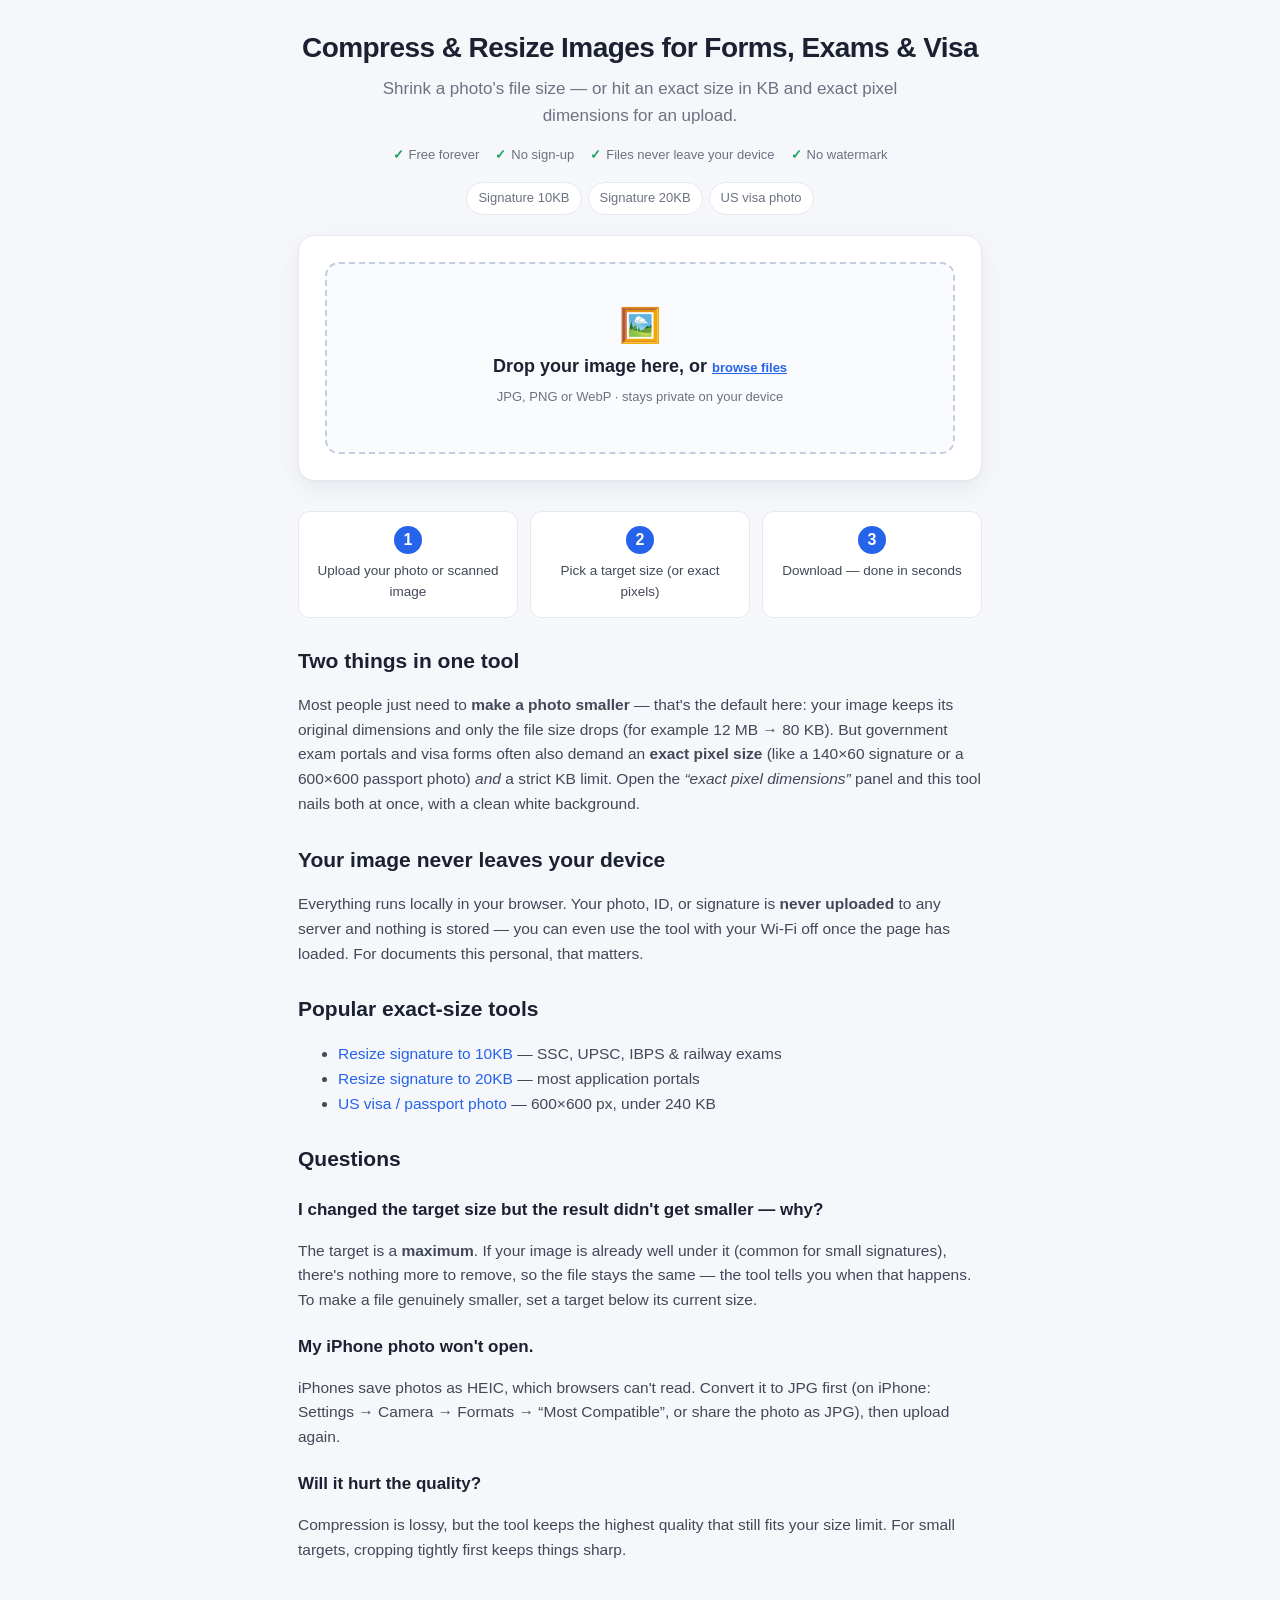
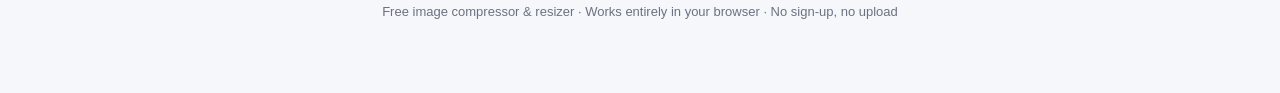
<file: index.html>
<!DOCTYPE html>
<html lang="en">
<head>
<meta charset="UTF-8">
<meta name="viewport" content="width=device-width, initial-scale=1.0">
<title>Compress &amp; Resize Images for Forms, Exams &amp; Visa — Free, Private</title>
<meta name="description" content="Compress any photo's file size, or resize to an exact KB and exact pixel size for exam forms, job portals and visa uploads. Free, no sign-up, no watermark — runs 100% in your browser, nothing is uploaded.">
<meta name="robots" content="index, follow">
<meta property="og:title" content="Compress & Resize Images for Forms, Exams & Visa">
<meta property="og:description" content="Shrink a photo, or hit an exact KB and pixel size for an upload — free and private, right in your browser.">
<meta property="og:type" content="website">
<link rel="icon" href="favicon.svg" type="image/svg+xml">
<link rel="canonical" href="https://lemonsea-ai.github.io/photo-signature-resizer/">
<link rel="stylesheet" href="assets/style.css">
</head>
<body>
<div class="wrap">
  <header class="site">
    <h1>Compress &amp; Resize Images for Forms, Exams &amp; Visa</h1>
    <p class="sub">Shrink a photo's file size — or hit an exact size in KB and exact pixel dimensions for an upload.</p>
    <div class="trust">
      <span>Free forever</span><span>No sign-up</span><span>Files never leave your device</span><span>No watermark</span>
    </div>
    <nav class="nav">
      <a href="resize-signature-to-10kb.html">Signature 10KB</a>
      <a href="resize-signature-to-20kb.html">Signature 20KB</a>
      <a href="us-visa-photo-size.html">US visa photo</a>
    </nav>
  </header>

  <div class="card"><div id="app-tool"></div></div>

  <section class="content">
    <div class="steps">
      <div class="step"><div class="n">1</div><p>Upload your photo or scanned image</p></div>
      <div class="step"><div class="n">2</div><p>Pick a target size (or exact pixels)</p></div>
      <div class="step"><div class="n">3</div><p>Download — done in seconds</p></div>
    </div>

    <h2>Two things in one tool</h2>
    <p>Most people just need to <strong>make a photo smaller</strong> — that's the default here: your image keeps its
    original dimensions and only the file size drops (for example 12&nbsp;MB&nbsp;→&nbsp;80&nbsp;KB). But government exam
    portals and visa forms often also demand an <strong>exact pixel size</strong> (like a 140×60 signature or a 600×600
    passport photo) <em>and</em> a strict KB limit. Open the <em>“exact pixel dimensions”</em> panel and this tool nails
    both at once, with a clean white background.</p>

    <h2>Your image never leaves your device</h2>
    <p>Everything runs locally in your browser. Your photo, ID, or signature is <strong>never uploaded</strong> to any
    server and nothing is stored — you can even use the tool with your Wi-Fi off once the page has loaded. For documents
    this personal, that matters.</p>

    <h2>Popular exact-size tools</h2>
    <ul>
      <li><a href="resize-signature-to-10kb.html">Resize signature to 10KB</a> — SSC, UPSC, IBPS &amp; railway exams</li>
      <li><a href="resize-signature-to-20kb.html">Resize signature to 20KB</a> — most application portals</li>
      <li><a href="us-visa-photo-size.html">US visa / passport photo</a> — 600×600 px, under 240&nbsp;KB</li>
    </ul>

    <h2>Questions</h2>
    <h3>I changed the target size but the result didn't get smaller — why?</h3>
    <p>The target is a <strong>maximum</strong>. If your image is already well under it (common for small signatures),
    there's nothing more to remove, so the file stays the same — the tool tells you when that happens. To make a file
    genuinely smaller, set a target below its current size.</p>
    <h3>My iPhone photo won't open.</h3>
    <p>iPhones save photos as HEIC, which browsers can't read. Convert it to JPG first (on iPhone: Settings → Camera →
    Formats → “Most Compatible”, or share the photo as JPG), then upload again.</p>
    <h3>Will it hurt the quality?</h3>
    <p>Compression is lossy, but the tool keeps the highest quality that still fits your size limit. For small targets,
    cropping tightly first keeps things sharp.</p>
  </section>

  <footer>Free image compressor &amp; resizer · Works entirely in your browser · No sign-up, no upload</footer>
</div>
<script src="assets/app.js"></script>
</body>
</html>
</file>
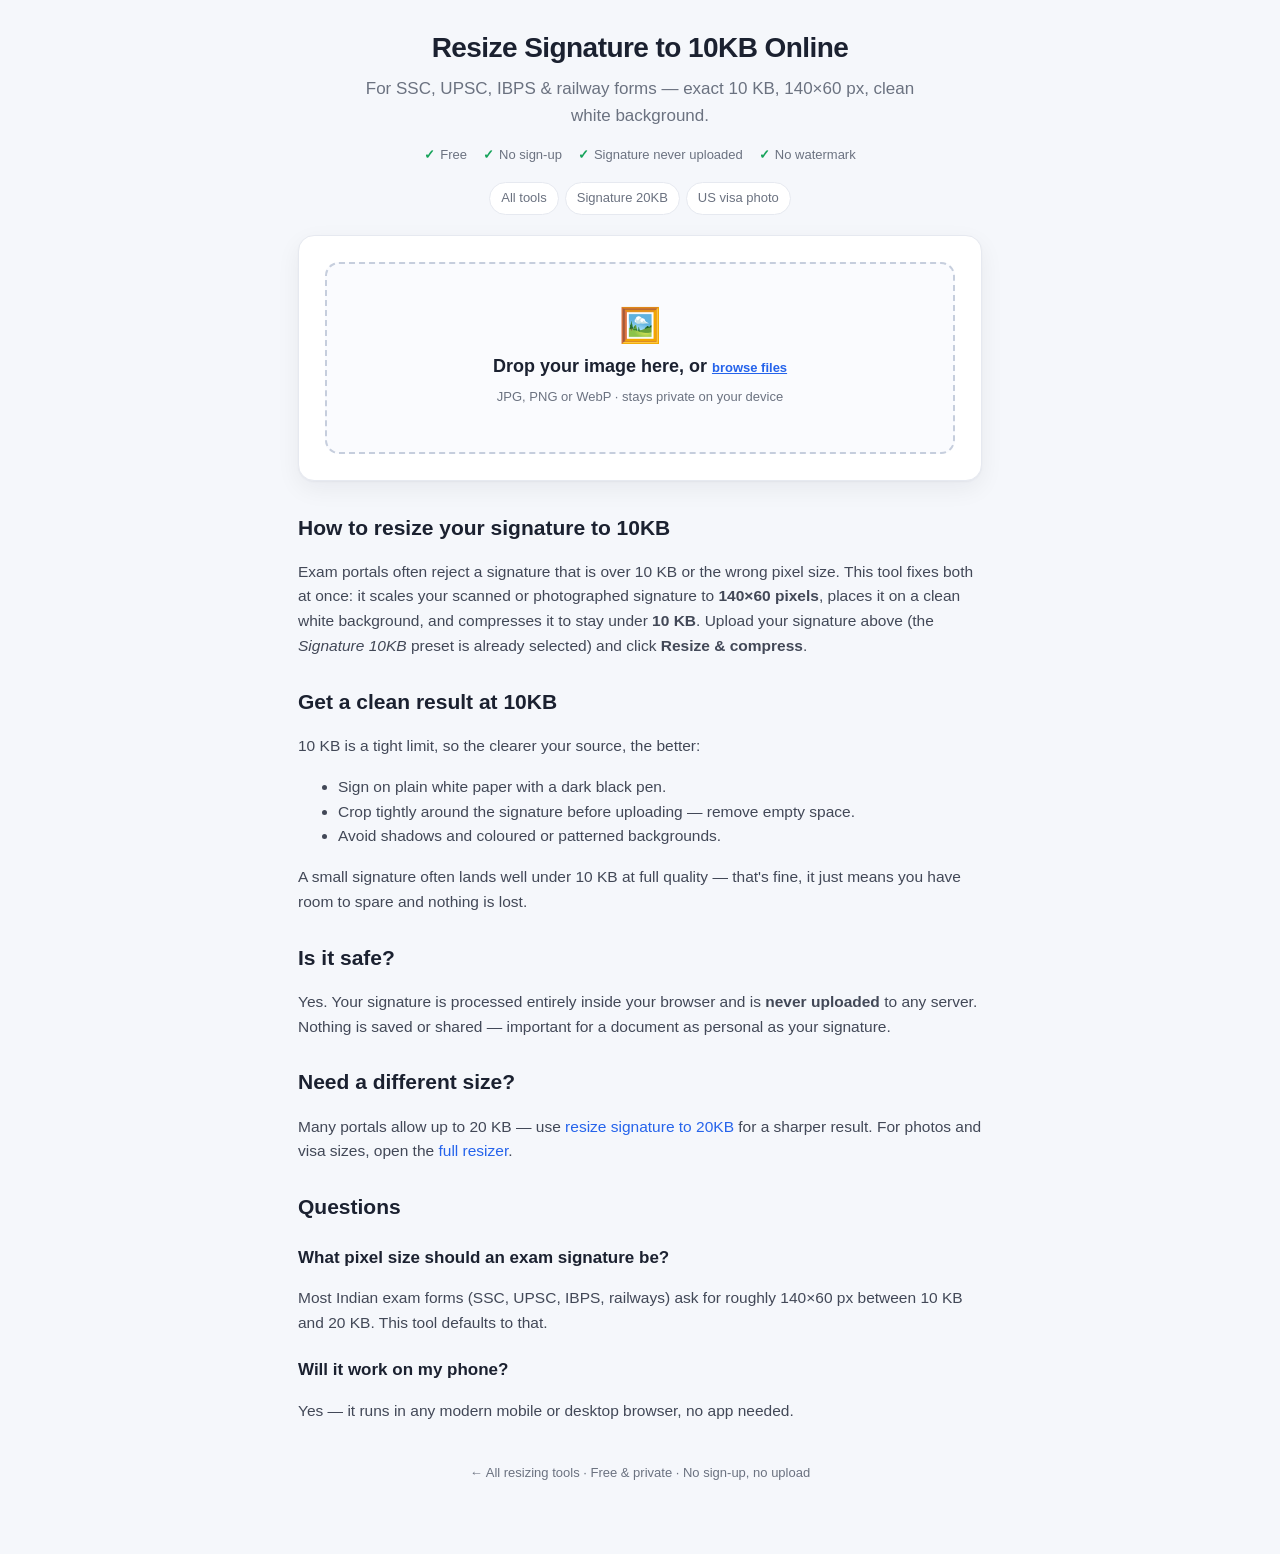
<file: resize-signature-to-10kb.html>
<!DOCTYPE html>
<html lang="en">
<head>
<meta charset="UTF-8">
<meta name="viewport" content="width=device-width, initial-scale=1.0">
<title>Resize Signature to 10KB Online — Free, for SSC, UPSC &amp; Exam Forms</title>
<meta name="description" content="Resize your signature to 10KB online for SSC, UPSC, IBPS and railway exam forms. Set exact 10KB and 140×60 pixels with a white background. Free, no upload — 100% in your browser.">
<meta name="robots" content="index, follow">
<meta property="og:title" content="Resize Signature to 10KB Online — Free & Private">
<meta property="og:description" content="Shrink a scanned signature to exactly 10KB and 140×60 px for exam forms, right in your browser. Nothing uploaded.">
<meta property="og:type" content="website">
<link rel="icon" href="favicon.svg" type="image/svg+xml">
<link rel="canonical" href="https://lemonsea-ai.github.io/photo-signature-resizer/resize-signature-to-10kb.html">
<link rel="stylesheet" href="assets/style.css">
</head>
<body>
<div class="wrap">
  <header class="site">
    <h1>Resize Signature to 10KB Online</h1>
    <p class="sub">For SSC, UPSC, IBPS &amp; railway forms — exact 10&nbsp;KB, 140×60&nbsp;px, clean white background.</p>
    <div class="trust"><span>Free</span><span>No sign-up</span><span>Signature never uploaded</span><span>No watermark</span></div>
    <nav class="nav">
      <a href="index.html">All tools</a>
      <a href="resize-signature-to-20kb.html">Signature 20KB</a>
      <a href="us-visa-photo-size.html">US visa photo</a>
    </nav>
  </header>

  <div class="card"><div id="app-tool" data-preset="sig10"></div></div>

  <section class="content">
    <h2>How to resize your signature to 10KB</h2>
    <p>Exam portals often reject a signature that is over 10&nbsp;KB or the wrong pixel size. This tool fixes both at
    once: it scales your scanned or photographed signature to <strong>140×60&nbsp;pixels</strong>, places it on a clean
    white background, and compresses it to stay under <strong>10&nbsp;KB</strong>. Upload your signature above (the
    <em>Signature 10KB</em> preset is already selected) and click <strong>Resize &amp; compress</strong>.</p>

    <h2>Get a clean result at 10KB</h2>
    <p>10&nbsp;KB is a tight limit, so the clearer your source, the better:</p>
    <ul>
      <li>Sign on plain white paper with a dark black pen.</li>
      <li>Crop tightly around the signature before uploading — remove empty space.</li>
      <li>Avoid shadows and coloured or patterned backgrounds.</li>
    </ul>
    <p>A small signature often lands well under 10&nbsp;KB at full quality — that's fine, it just means you have room to
    spare and nothing is lost.</p>

    <h2>Is it safe?</h2>
    <p>Yes. Your signature is processed entirely inside your browser and is <strong>never uploaded</strong> to any
    server. Nothing is saved or shared — important for a document as personal as your signature.</p>

    <h2>Need a different size?</h2>
    <p>Many portals allow up to 20&nbsp;KB — use <a href="resize-signature-to-20kb.html">resize signature to 20KB</a> for
    a sharper result. For photos and visa sizes, open the <a href="index.html">full resizer</a>.</p>

    <h2>Questions</h2>
    <h3>What pixel size should an exam signature be?</h3>
    <p>Most Indian exam forms (SSC, UPSC, IBPS, railways) ask for roughly 140×60&nbsp;px between 10&nbsp;KB and
    20&nbsp;KB. This tool defaults to that.</p>
    <h3>Will it work on my phone?</h3>
    <p>Yes — it runs in any modern mobile or desktop browser, no app needed.</p>
  </section>

  <footer><a href="index.html">← All resizing tools</a> · Free &amp; private · No sign-up, no upload</footer>
</div>
<script src="assets/app.js"></script>
</body>
</html>
</file>
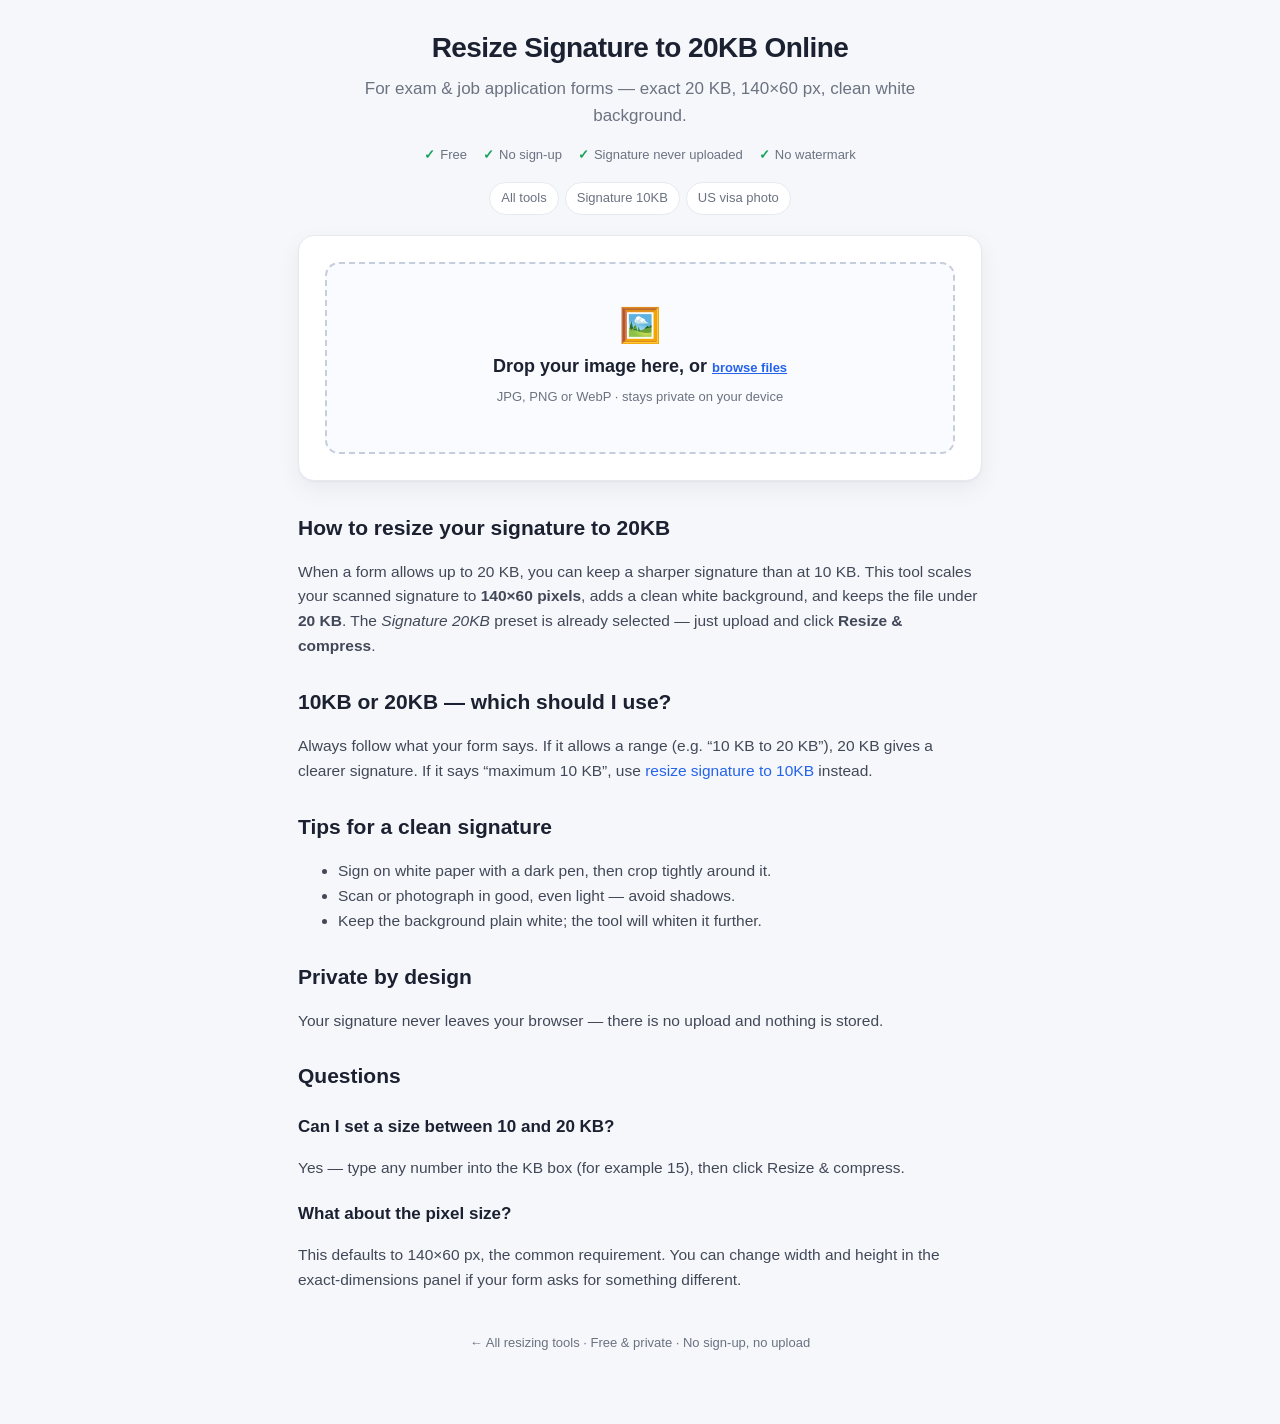
<file: resize-signature-to-20kb.html>
<!DOCTYPE html>
<html lang="en">
<head>
<meta charset="UTF-8">
<meta name="viewport" content="width=device-width, initial-scale=1.0">
<title>Resize Signature to 20KB Online — Free, for Exam &amp; Job Application Forms</title>
<meta name="description" content="Resize your signature to 20KB online for exam and job application forms. Set exact 20KB and 140×60 pixels with a white background. Free, no upload — runs 100% in your browser.">
<meta name="robots" content="index, follow">
<meta property="og:title" content="Resize Signature to 20KB Online — Free & Private">
<meta property="og:description" content="Shrink a scanned signature to under 20KB at 140×60 px for application forms, right in your browser. Nothing uploaded.">
<meta property="og:type" content="website">
<link rel="icon" href="favicon.svg" type="image/svg+xml">
<link rel="canonical" href="https://lemonsea-ai.github.io/photo-signature-resizer/resize-signature-to-20kb.html">
<link rel="stylesheet" href="assets/style.css">
</head>
<body>
<div class="wrap">
  <header class="site">
    <h1>Resize Signature to 20KB Online</h1>
    <p class="sub">For exam &amp; job application forms — exact 20&nbsp;KB, 140×60&nbsp;px, clean white background.</p>
    <div class="trust"><span>Free</span><span>No sign-up</span><span>Signature never uploaded</span><span>No watermark</span></div>
    <nav class="nav">
      <a href="index.html">All tools</a>
      <a href="resize-signature-to-10kb.html">Signature 10KB</a>
      <a href="us-visa-photo-size.html">US visa photo</a>
    </nav>
  </header>

  <div class="card"><div id="app-tool" data-preset="sig20"></div></div>

  <section class="content">
    <h2>How to resize your signature to 20KB</h2>
    <p>When a form allows up to 20&nbsp;KB, you can keep a sharper signature than at 10&nbsp;KB. This tool scales your
    scanned signature to <strong>140×60&nbsp;pixels</strong>, adds a clean white background, and keeps the file under
    <strong>20&nbsp;KB</strong>. The <em>Signature 20KB</em> preset is already selected — just upload and click
    <strong>Resize &amp; compress</strong>.</p>

    <h2>10KB or 20KB — which should I use?</h2>
    <p>Always follow what your form says. If it allows a range (e.g. “10&nbsp;KB to 20&nbsp;KB”), 20&nbsp;KB gives a
    clearer signature. If it says “maximum 10&nbsp;KB”, use <a href="resize-signature-to-10kb.html">resize signature to
    10KB</a> instead.</p>

    <h2>Tips for a clean signature</h2>
    <ul>
      <li>Sign on white paper with a dark pen, then crop tightly around it.</li>
      <li>Scan or photograph in good, even light — avoid shadows.</li>
      <li>Keep the background plain white; the tool will whiten it further.</li>
    </ul>

    <h2>Private by design</h2>
    <p>Your signature never leaves your browser — there is no upload and nothing is stored.</p>

    <h2>Questions</h2>
    <h3>Can I set a size between 10 and 20 KB?</h3>
    <p>Yes — type any number into the KB box (for example 15), then click Resize &amp; compress.</p>
    <h3>What about the pixel size?</h3>
    <p>This defaults to 140×60&nbsp;px, the common requirement. You can change width and height in the exact-dimensions
    panel if your form asks for something different.</p>
  </section>

  <footer><a href="index.html">← All resizing tools</a> · Free &amp; private · No sign-up, no upload</footer>
</div>
<script src="assets/app.js"></script>
</body>
</html>
</file>
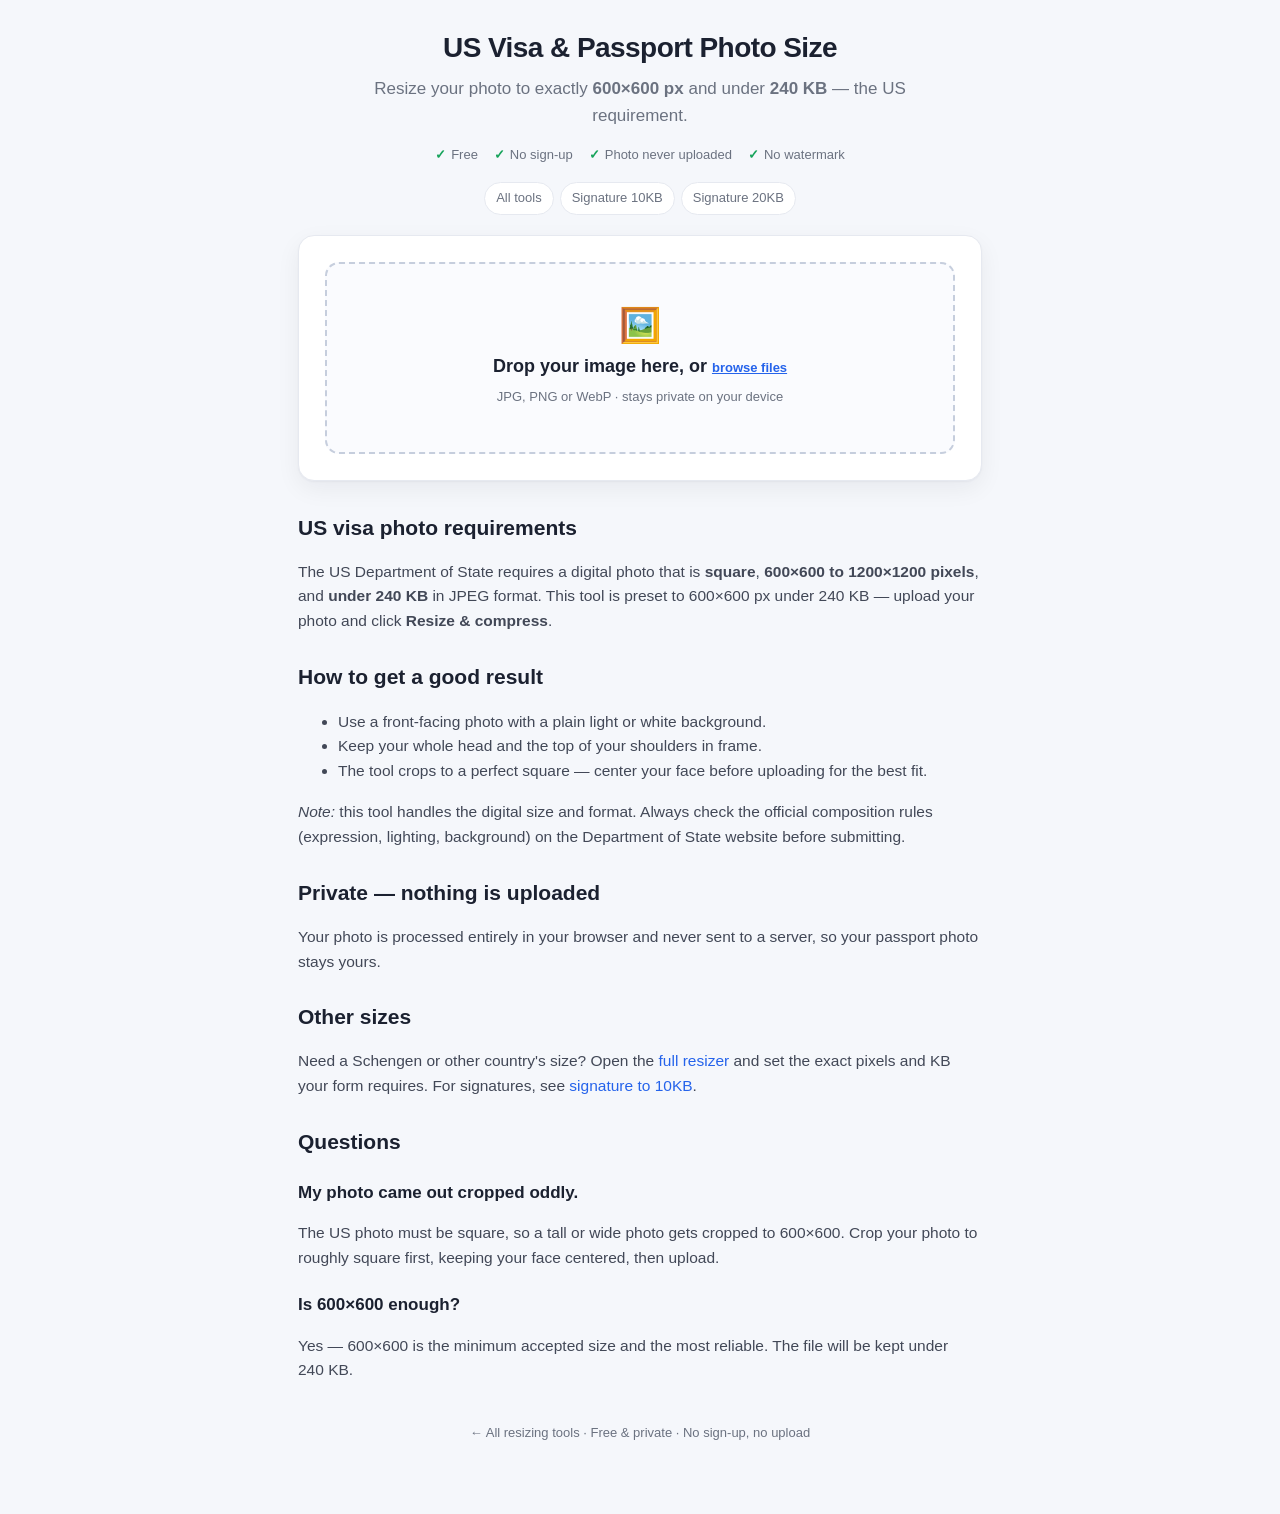
<file: us-visa-photo-size.html>
<!DOCTYPE html>
<html lang="en">
<head>
<meta charset="UTF-8">
<meta name="viewport" content="width=device-width, initial-scale=1.0">
<title>US Visa Photo Size Online — Resize to 600×600 px, Under 240KB (Free)</title>
<meta name="description" content="Resize your photo to the US visa &amp; passport size online: exactly 600×600 pixels and under 240KB. Free, no sign-up, no watermark — runs 100% in your browser, nothing is uploaded.">
<meta name="robots" content="index, follow">
<meta property="og:title" content="US Visa Photo Size — 600×600 px, Under 240KB (Free)">
<meta property="og:description" content="Make a US visa / passport photo: exactly 600×600 px and under 240KB, right in your browser. Nothing uploaded.">
<meta property="og:type" content="website">
<link rel="icon" href="favicon.svg" type="image/svg+xml">
<link rel="canonical" href="https://lemonsea-ai.github.io/photo-signature-resizer/us-visa-photo-size.html">
<link rel="stylesheet" href="assets/style.css">
</head>
<body>
<div class="wrap">
  <header class="site">
    <h1>US Visa &amp; Passport Photo Size</h1>
    <p class="sub">Resize your photo to exactly <strong>600×600&nbsp;px</strong> and under <strong>240&nbsp;KB</strong> — the US requirement.</p>
    <div class="trust"><span>Free</span><span>No sign-up</span><span>Photo never uploaded</span><span>No watermark</span></div>
    <nav class="nav">
      <a href="index.html">All tools</a>
      <a href="resize-signature-to-10kb.html">Signature 10KB</a>
      <a href="resize-signature-to-20kb.html">Signature 20KB</a>
    </nav>
  </header>

  <div class="card"><div id="app-tool" data-preset="usvisa"></div></div>

  <section class="content">
    <h2>US visa photo requirements</h2>
    <p>The US Department of State requires a digital photo that is <strong>square</strong>, <strong>600×600 to
    1200×1200 pixels</strong>, and <strong>under 240&nbsp;KB</strong> in JPEG format. This tool is preset to
    600×600&nbsp;px under 240&nbsp;KB — upload your photo and click <strong>Resize &amp; compress</strong>.</p>

    <h2>How to get a good result</h2>
    <ul>
      <li>Use a front-facing photo with a plain light or white background.</li>
      <li>Keep your whole head and the top of your shoulders in frame.</li>
      <li>The tool crops to a perfect square — center your face before uploading for the best fit.</li>
    </ul>
    <p><em>Note:</em> this tool handles the digital size and format. Always check the official
    composition rules (expression, lighting, background) on the Department of State website before submitting.</p>

    <h2>Private — nothing is uploaded</h2>
    <p>Your photo is processed entirely in your browser and never sent to a server, so your passport photo stays yours.</p>

    <h2>Other sizes</h2>
    <p>Need a Schengen or other country's size? Open the <a href="index.html">full resizer</a> and set the exact
    pixels and KB your form requires. For signatures, see
    <a href="resize-signature-to-10kb.html">signature to 10KB</a>.</p>

    <h2>Questions</h2>
    <h3>My photo came out cropped oddly.</h3>
    <p>The US photo must be square, so a tall or wide photo gets cropped to 600×600. Crop your photo to roughly square
    first, keeping your face centered, then upload.</p>
    <h3>Is 600×600 enough?</h3>
    <p>Yes — 600×600 is the minimum accepted size and the most reliable. The file will be kept under 240&nbsp;KB.</p>
  </section>

  <footer><a href="index.html">← All resizing tools</a> · Free &amp; private · No sign-up, no upload</footer>
</div>
<script src="assets/app.js"></script>
</body>
</html>
</file>
<file: assets/style.css>
:root{
  --bg:#f5f7fb; --card:#ffffff; --ink:#1b2130; --muted:#6b7280; --line:#e6e9f0;
  --brand:#2563eb; --brand-d:#1d4ed8; --ok:#15a35a; --okbg:#eafaf1; --warn:#c23b3b;
  --radius:16px; --shadow:0 1px 2px rgba(16,24,40,.04),0 8px 24px rgba(16,24,40,.06);
}
*{box-sizing:border-box}
html{-webkit-text-size-adjust:100%}
body{margin:0;background:var(--bg);color:var(--ink);line-height:1.6;
  font-family:-apple-system,BlinkMacSystemFont,"Segoe UI",Roboto,Helvetica,Arial,sans-serif;}
a{color:var(--brand);text-decoration:none}
a:hover{text-decoration:underline}
.wrap{max-width:720px;margin:0 auto;padding:30px 18px 70px}

/* header */
header.site{text-align:center;margin-bottom:20px}
header.site h1{font-size:28px;line-height:1.25;margin:0 0 10px;letter-spacing:-.02em}
header.site .sub{color:var(--muted);font-size:17px;margin:0 auto;max-width:560px}
.trust{display:flex;flex-wrap:wrap;gap:8px 16px;justify-content:center;margin:16px 0 0;
  font-size:13px;color:var(--muted)}
.trust span{display:inline-flex;align-items:center;gap:5px}
.trust span::before{content:"✓";color:var(--ok);font-weight:800}
.nav{display:flex;gap:6px;flex-wrap:wrap;justify-content:center;margin:16px 0 0}
.nav a{font-size:13px;color:var(--muted);background:#fff;border:1px solid var(--line);
  padding:5px 11px;border-radius:999px}
.nav a:hover{border-color:var(--brand);color:var(--brand);text-decoration:none}

/* card / tool */
.card{background:var(--card);border:1px solid var(--line);border-radius:var(--radius);
  box-shadow:var(--shadow);padding:20px}
.tool{padding:6px}
.uploader{border:2px dashed #c6cedd;border-radius:14px;padding:44px 20px;text-align:center;
  cursor:pointer;transition:.15s;background:#fafbfe}
.uploader:hover,.uploader.drag{border-color:var(--brand);background:#f0f5ff}
.up-ico{font-size:34px;line-height:1}
.up-title{font-size:18px;font-weight:600;margin-top:10px}
.up-title .lk{color:var(--brand);text-decoration:underline}
.up-sub{color:var(--muted);font-size:13px;margin-top:6px}

.errbox{background:#fff4f4;border:1px solid #f3c9c9;color:var(--warn);border-radius:12px;
  padding:12px 14px;margin-top:14px;font-size:14px}

.editor{margin-top:4px}
.orig{display:flex;gap:14px;align-items:center;padding:12px;border:1px solid var(--line);
  border-radius:12px;background:#fafbfe;margin-bottom:18px}
.thumb{width:78px;height:78px;object-fit:contain;background:#fff;border:1px solid var(--line);border-radius:8px}
.orig-meta{min-width:0}
.fname{font-weight:600;overflow:hidden;text-overflow:ellipsis;white-space:nowrap}
.orig-meta .muted{color:var(--muted);font-size:13px}
.lk{background:none;border:none;color:var(--brand);cursor:pointer;font-size:13px;padding:4px 0;text-decoration:underline}

.opt-label{display:block;font-weight:600;font-size:14px;margin:0 0 8px}
.chips{display:flex;flex-wrap:wrap;gap:8px}
.chip{background:#fff;border:1.5px solid var(--line);color:var(--ink);padding:9px 15px;
  border-radius:10px;cursor:pointer;font-size:14px;font-weight:500;transition:.12s}
.chip:hover{border-color:var(--brand)}
.chip.active{background:var(--brand);border-color:var(--brand);color:#fff}
.custom-kb{margin-top:10px;color:var(--muted);font-size:14px;display:flex;align-items:center;gap:8px}
.custom-kb input{width:100px}
input[type=number],select{background:#fff;border:1.5px solid var(--line);color:var(--ink);
  padding:9px 11px;border-radius:10px;font-size:14px;font-family:inherit}
input[type=number]:focus,select:focus{outline:none;border-color:var(--brand)}

details.advanced{margin-top:18px;border:1px solid var(--line);border-radius:12px;background:#fafbfe}
details.advanced>summary{cursor:pointer;padding:12px 14px;font-size:14px;font-weight:600;list-style:none}
details.advanced>summary::-webkit-details-marker{display:none}
details.advanced>summary::before{content:"▸ ";color:var(--brand)}
details.advanced[open]>summary::before{content:"▾ "}
.adv-body{padding:0 14px 14px}
.presets{display:flex;flex-wrap:wrap;gap:8px;margin-bottom:12px}
.preset{background:#fff;border:1.5px solid var(--line);border-radius:10px;padding:8px 12px;
  cursor:pointer;font-size:13px;text-align:left;line-height:1.3;color:var(--ink)}
.preset:hover{border-color:var(--brand)}
.preset.active{background:var(--brand);border-color:var(--brand);color:#fff}
.preset small{display:block;opacity:.8;font-size:11px}
.dims{display:grid;grid-template-columns:1fr 1fr;gap:10px}
.dims label{display:block;font-size:12px;color:var(--muted);margin-bottom:4px}
.dims>div:last-child{grid-column:1/-1}
.dims input,.dims select{width:100%}

.btn-go{margin-top:18px;width:100%;background:var(--brand);color:#fff;border:none;
  padding:15px;border-radius:12px;font-size:16px;font-weight:700;cursor:pointer;transition:.12s}
.btn-go:hover{background:var(--brand-d)}
.btn-go:disabled{opacity:.6;cursor:default}

/* result */
.result{text-align:center}
.res-head{color:var(--ok);font-weight:700;font-size:15px;margin-bottom:12px}
.res-head::before{content:"✓ "}
.compare{display:flex;align-items:stretch;justify-content:center;gap:10px;margin-bottom:6px}
.col{flex:1;max-width:190px;border:1px solid var(--line);border-radius:12px;padding:12px 8px;background:#fafbfe}
.col.ok{border-color:#bfe6cf;background:var(--okbg)}
.col-label{font-size:12px;color:var(--muted);text-transform:uppercase;letter-spacing:.04em}
.col-size{font-size:20px;font-weight:800;margin:3px 0}
.col.ok .col-size{color:var(--ok)}
.col-dim{font-size:12px;color:var(--muted)}
.arrow{display:flex;align-items:center;color:var(--muted);font-size:20px}
.saved{color:var(--ok);font-weight:600;font-size:14px;margin:8px 0 14px}
.res-preview{max-width:100%;max-height:260px;border:1px solid var(--line);border-radius:10px;background:#fff}
.note{font-size:13px;color:var(--muted);margin:12px 0}
.note.warn{color:var(--warn)}
.btn-dl{display:block;margin-top:14px;background:var(--ok);color:#fff;padding:15px;border-radius:12px;
  font-size:16px;font-weight:700;text-decoration:none}
.btn-dl:hover{filter:brightness(1.05);text-decoration:none}
.btn-ghost{margin-top:8px;width:100%;background:#fff;border:1.5px solid var(--line);color:var(--ink);
  padding:12px;border-radius:12px;font-size:14px;cursor:pointer}

/* content */
.content{margin-top:30px}
.content h2{font-size:21px;margin:26px 0 10px}
.content h3{font-size:17px;margin:20px 0 6px}
.content p,.content li{color:#424857;font-size:15.5px}
.steps{display:grid;grid-template-columns:repeat(3,1fr);gap:12px;margin:8px 0 6px}
.step{background:#fff;border:1px solid var(--line);border-radius:12px;padding:14px;text-align:center}
.step .n{width:28px;height:28px;border-radius:50%;background:var(--brand);color:#fff;font-weight:700;
  display:inline-flex;align-items:center;justify-content:center;margin-bottom:6px}
.step p{font-size:13.5px;color:#424857;margin:0}
footer{text-align:center;color:var(--muted);font-size:13px;margin-top:40px}
footer a{color:var(--muted)}
@media(max-width:520px){
  header.site h1{font-size:23px}
  .steps{grid-template-columns:1fr}
  .dims{grid-template-columns:1fr}
  .col-size{font-size:18px}
}
</file>
